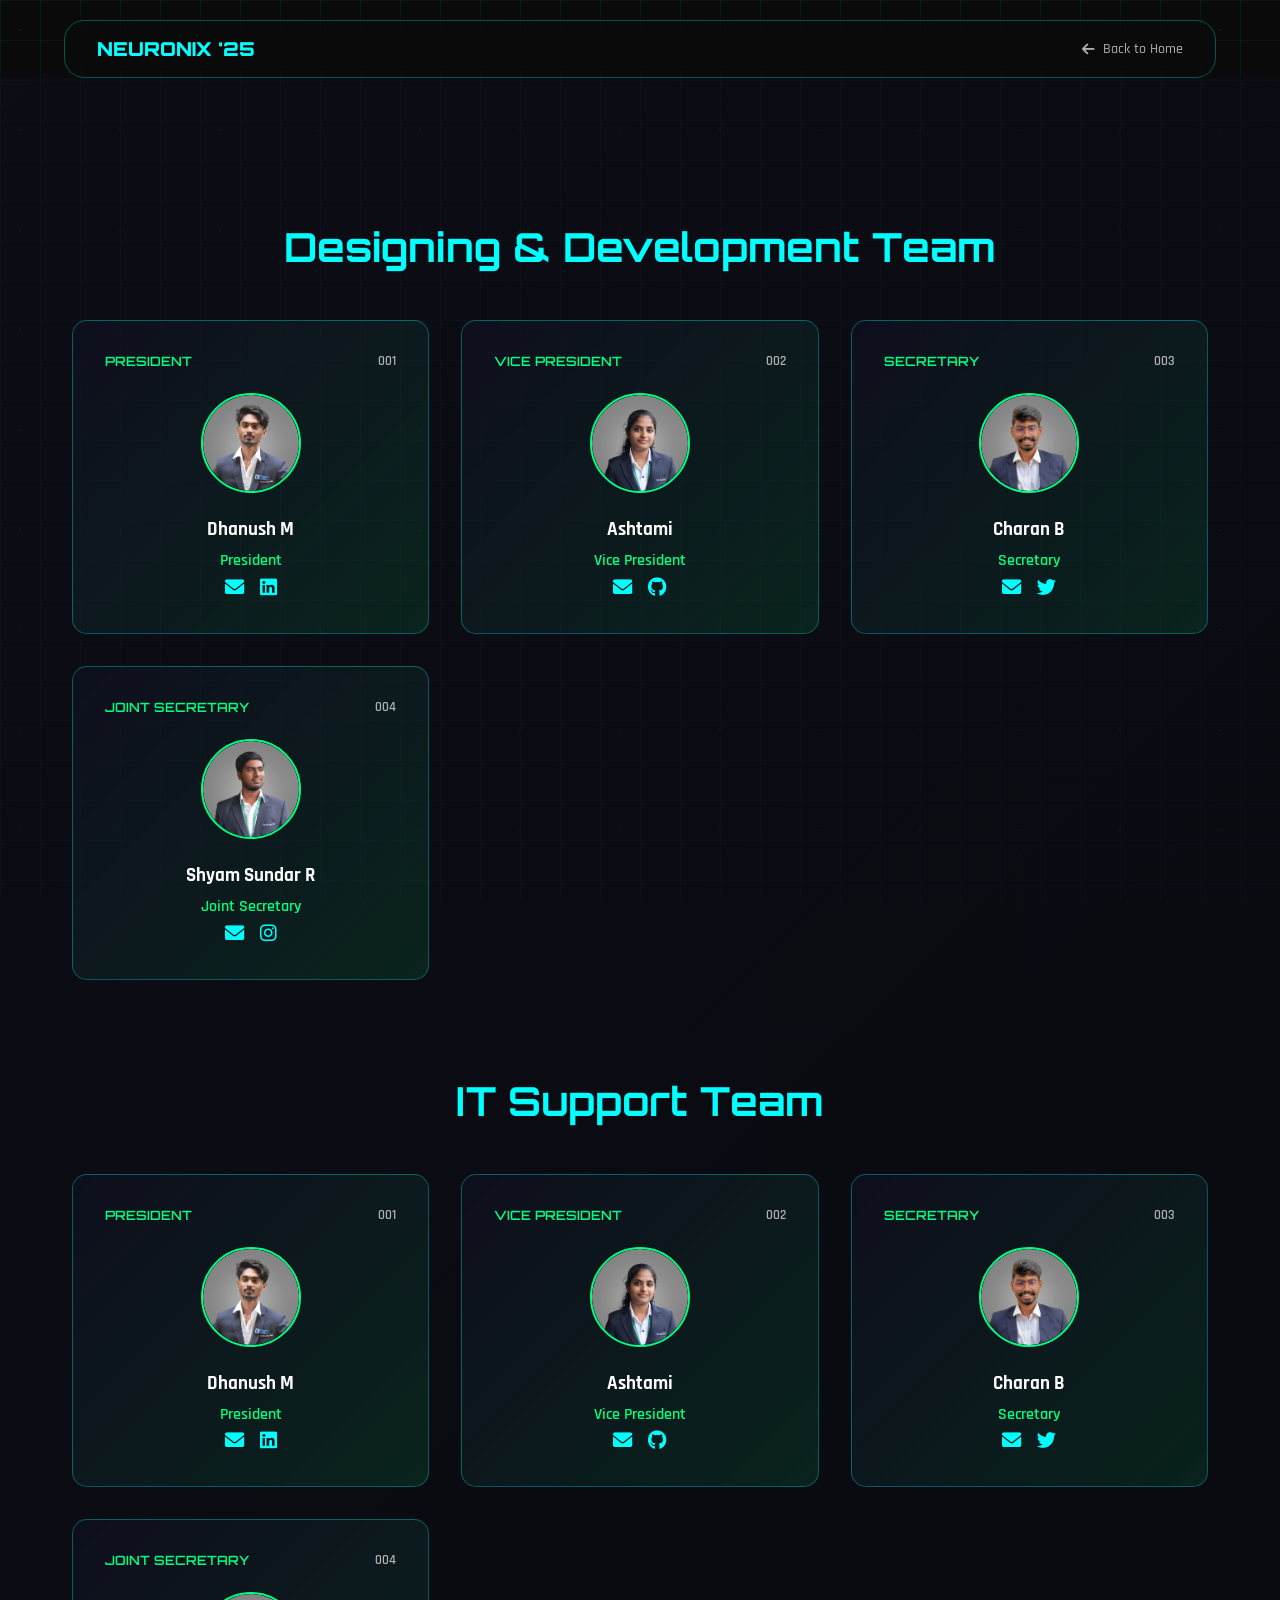
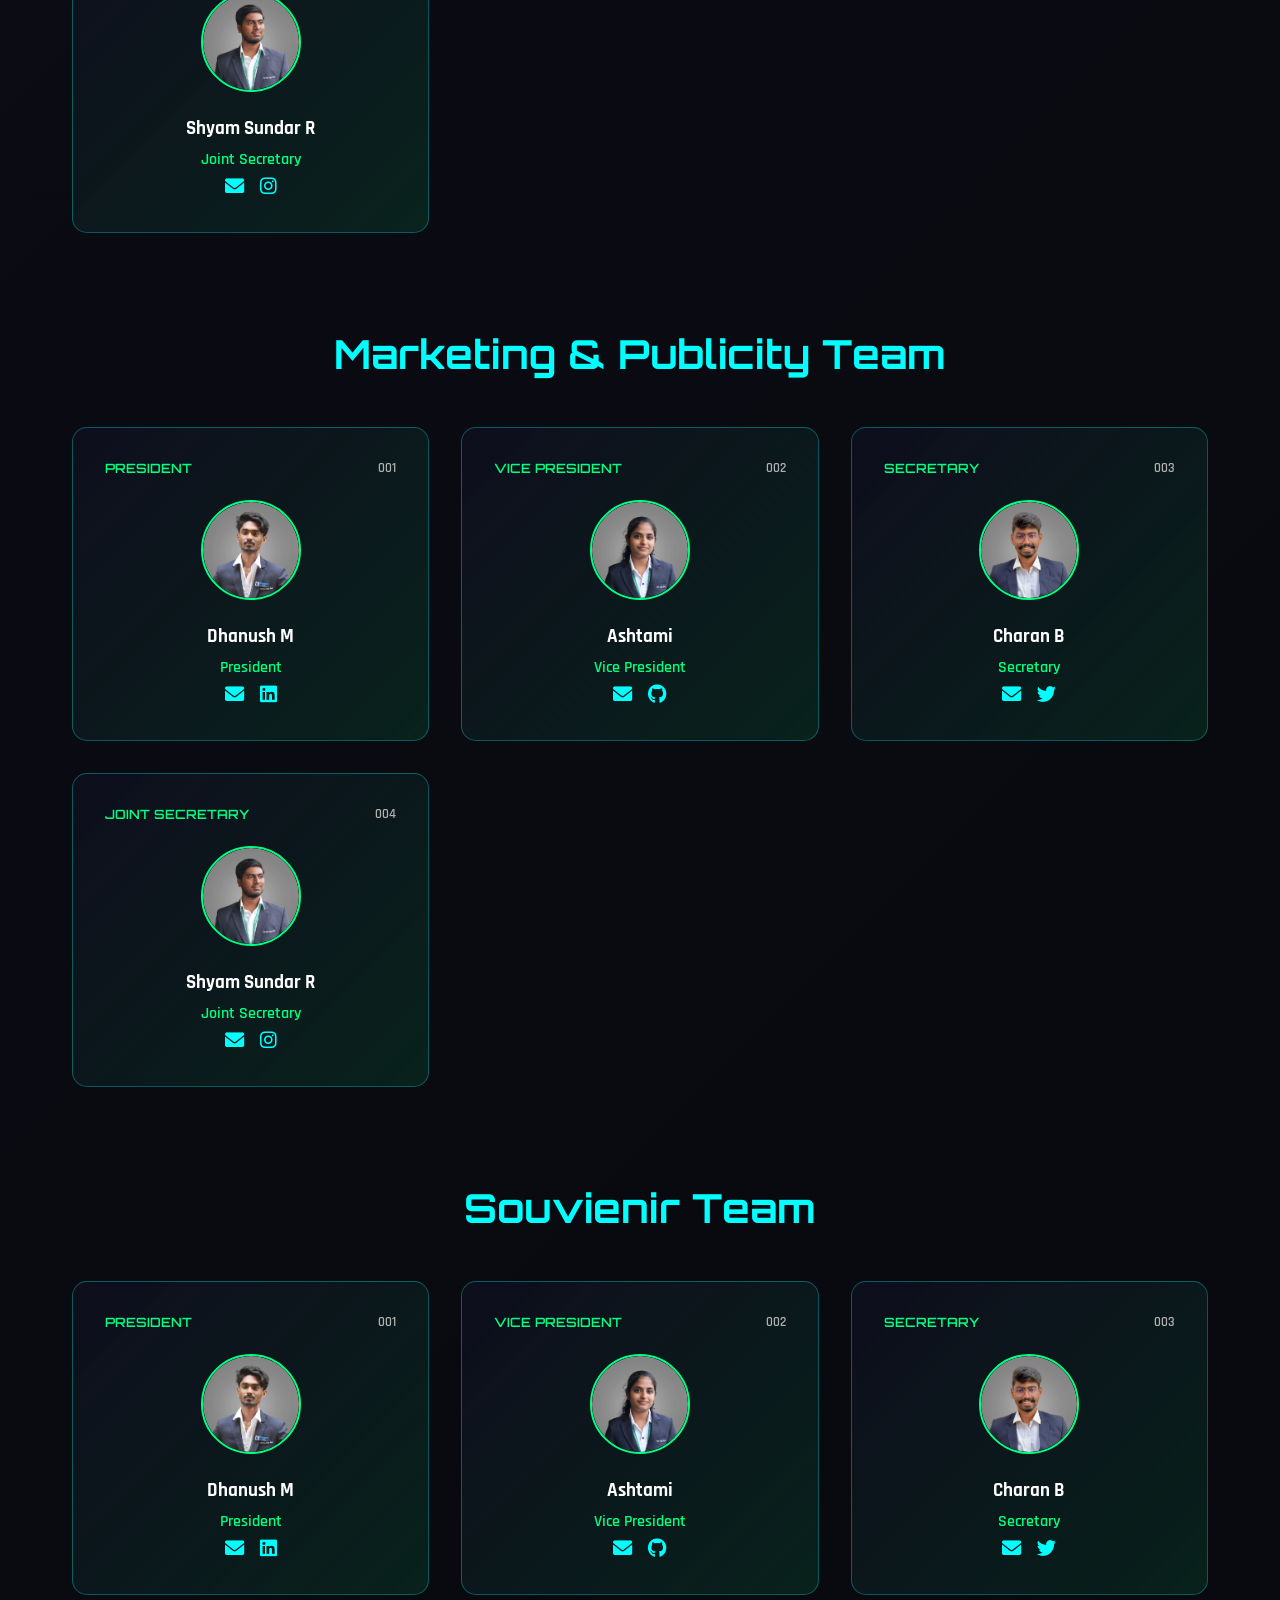
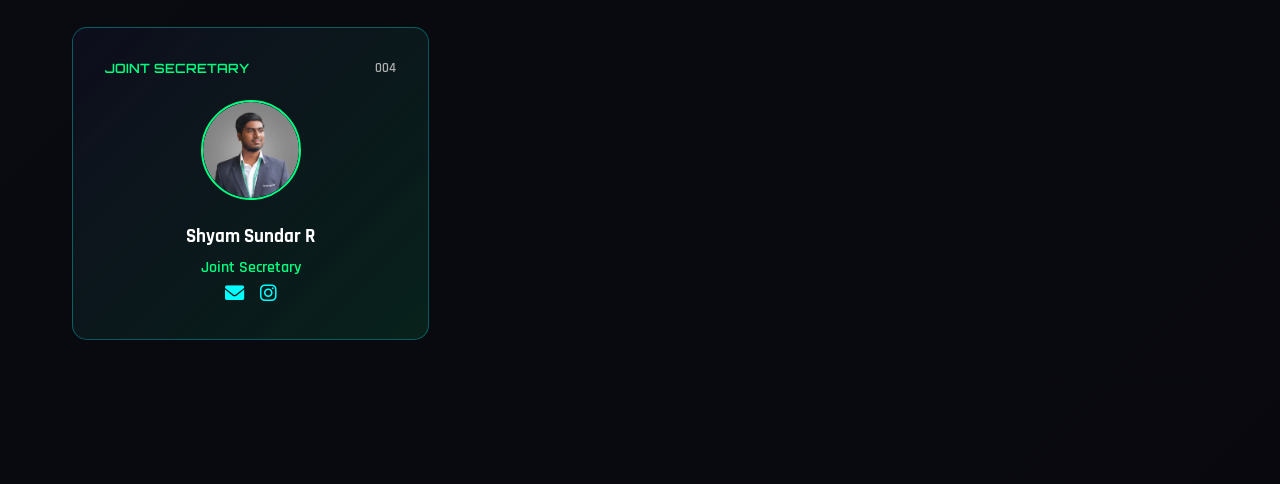
<file: coreteam.html>
<!DOCTYPE html>
<html lang="en">
<head>
  <meta charset="UTF-8" />
  <meta name="viewport" content="width=device-width, initial-scale=1.0"/>
  <title>Our Team - Neuronix '25</title>
  <link href="https://fonts.googleapis.com/css2?family=Orbitron:wght@400;700;900&family=Rajdhani:wght@300;400;500;600;700&display=swap" rel="stylesheet"/>
  <link rel="stylesheet" href="https://cdnjs.cloudflare.com/ajax/libs/font-awesome/6.0.0/css/all.min.css"/>
  <style>
    :root {
      --primary-cyan: #00ffff;
      --electric-blue: #0080ff;
      --neon-purple: #8000ff;
      --neon-green: #00ff80;
      --dark-bg: #0a0a0a;
      --darker-bg: #050505;
      --card-bg: rgba(16, 16, 32, 0.8);
      --border-glow: rgba(0, 255, 255, 0.3);
      --text-primary: #ffffff;
      --text-secondary: #b0b0b0;
      --font-primary: 'Orbitron', monospace;
      --font-secondary: 'Rajdhani', sans-serif;
    }

    * {
      margin: 0;
      padding: 0;
      box-sizing: border-box;
    }

    body {
      font-family: var(--font-secondary);
      background: var(--dark-bg);
      color: var(--text-primary);
      overflow-x: hidden;
    }

    .bg-animation {
      position: fixed;
      top: 0;
      left: 0;
      width: 100%;
      height: 100%;
      z-index: -1;
      pointer-events: none;
      background:
        radial-gradient(circle at 20% 30%, rgba(0, 255, 255, 0.1) 1px, transparent 1px),
        radial-gradient(circle at 80% 70%, rgba(128, 0, 255, 0.1) 1px, transparent 1px),
        linear-gradient(90deg, rgba(0, 255, 255, 0.05) 1px, transparent 1px),
        linear-gradient(rgba(0, 255, 255, 0.05) 1px, transparent 1px);
      background-size: 100px 100px, 150px 150px, 40px 40px, 40px 40px;
      animation: bgPulse 4s ease-in-out infinite;
    }

    @keyframes bgPulse {
      0%, 100% { opacity: 0.3; }
      50% { opacity: 0.7; }
    }

    .navbar {
      position: sticky;
      top: 10px;
      width: 90%;
      left: 5%;
      backdrop-filter: blur(10px);
      border: 1px solid var(--border-glow);
      z-index: 1000;
      padding: 1rem 0;
      margin-top: 20px;
      border-radius: 20px;
    }

    .nav-container {
      max-width: 1200px;
      margin: 0 auto;
      display: flex;
      justify-content: space-between;
      align-items: center;
      padding: 0 2rem;
    }

    .nav-logo {
      font-family: var(--font-primary);
      font-size: 1.2rem;
      font-weight: 900;
      color: var(--primary-cyan);
      text-decoration: none;
    }

    .nav-back {
      color: var(--text-secondary);
      text-decoration: none;
      font-weight: 500;
      transition: all 0.3s ease;
      display: flex;
      font-size: 0.9rem;
      align-items: center;
      gap: 0.5rem;
    }

    .nav-back:hover {
      color: var(--primary-cyan);
      text-shadow: 0 0 10px var(--primary-cyan);
    }

    .team {
      padding: 6rem 0;
      background: linear-gradient(135deg, rgba(16, 16, 32, 0.5), rgba(8, 8, 16, 0.8));
    }

    .container {
      max-width: 1200px;
      margin: 0 auto;
      padding: 3rem 2rem;
    }

    .section-title {
      font-family: var(--font-primary);
      font-size: 2.5rem;
      margin-bottom: 3rem;
      text-align: center;
      color: var(--primary-cyan);
    }

    .team-grid {
      display: grid;
      grid-template-columns: repeat(auto-fit, minmax(280px, 1fr));
      gap: 2rem;
    }

    .team-card {
      background: var(--card-bg);
      border: 1px solid var(--border-glow);
      border-radius: 15px;
      padding: 2rem;
      text-align: center;
      position: relative;
      transition: transform 0.3s ease;
    }

    .team-card:hover {
      transform: translateY(-5px);
      box-shadow: 0 0 15px var(--primary-cyan);
    }

    .access-card {
      background: linear-gradient(135deg, var(--card-bg), rgba(0, 255, 128, 0.1));
    }

    .card-header {
      display: flex;
      justify-content: space-between;
      margin-bottom: 1.5rem;
      font-size: 0.8rem;
      font-weight: 600;
      text-transform: uppercase;
    }

    .clearance-level {
      color: var(--neon-green);
      font-family: var(--font-primary);
    }

    .card-id {
      color: var(--text-secondary);
    }

    .team-avatar {
      width: 100px;
      height: 100px;
      margin: 0 auto 1.5rem;
      border-radius: 50%;
      overflow: hidden;
      border: 2px solid var(--neon-green);
    }

    .team-avatar img {
      width: 100%;
      height: 100%;
      object-fit: cover;
      border-radius: 50%;
    }

    .team-info h3 {
      font-size: 1.2rem;
      margin-bottom: 0.5rem;
      color: var(--text-primary);
    }

    .team-info .role {
      color: var(--neon-green);
      font-weight: 600;
      margin-bottom: 0.3rem;
    }

    .team-info .department {
      color: var(--text-secondary);
      margin-bottom: 1rem;
    }

    .contact-links {
      display: flex;
      gap: 1rem;
      justify-content: center;
    }

    .contact-link {
      color: var(--primary-cyan);
      font-size: 1.2rem;
      transition: all 0.3s ease;
    }

    .contact-link:hover {
      color: var(--neon-green);
      text-shadow: 0 0 10px var(--neon-green);
    }
  </style>
</head>
<body>
  <iframe src="music.html" allow="autoplay" style="display: none;"></iframe>
  <audio id="hoverSound" src="assets/audio/bubble.mp3" preload="auto"></audio>

  <div class="bg-animation"></div>

  <nav class="navbar">
    <div class="nav-container">
      <a href="index.html" class="nav-logo">NEURONIX '25</a>
      <a href="index.html" class="nav-back"><i class="fas fa-arrow-left"></i> Back to Home</a>
    </div>
  </nav>

  <section id="team" class="team">
    <!-- Designing & Development Team -->
    <div class="container">
      <h2 class="section-title">Designing & Development Team</h2>
      <div class="team-grid">

        <!-- Member 1 -->
        <div class="team-card access-card">
          <div class="card-header">
            <span class="clearance-level">PRESIDENT</span>
            <span class="card-id">001</span>
          </div>
          <div class="team-avatar">
            <img src="assets/team/Dhanush.webp" alt="Dhanush M" />
          </div>
          <div class="team-info">
            <h3>Dhanush M</h3>
            <p class="role">President</p>
            <div class="contact-links">
              <a href="#" class="contact-link"><i class="fas fa-envelope"></i></a>
              <a href="#" class="contact-link"><i class="fab fa-linkedin"></i></a>
            </div>
          </div>
        </div>

        <!-- Member 2 -->
        <div class="team-card access-card">
          <div class="card-header">
            <span class="clearance-level">VICE PRESIDENT</span>
            <span class="card-id">002</span>
          </div>
          <div class="team-avatar">
            <img src="assets/team/ashtami.webp" alt="Ashtami" />
          </div>
          <div class="team-info">
            <h3>Ashtami</h3>
            <p class="role">Vice President</p>
            <div class="contact-links">
              <a href="#" class="contact-link"><i class="fas fa-envelope"></i></a>
              <a href="#" class="contact-link"><i class="fab fa-github"></i></a>
            </div>
          </div>
        </div>

        <!-- Member 3 -->
        <div class="team-card access-card">
          <div class="card-header">
            <span class="clearance-level">SECRETARY</span>
            <span class="card-id">003</span>
          </div>
          <div class="team-avatar">
            <img src="assets/team/Charan.webp" alt="Charan B" />
          </div>
          <div class="team-info">
            <h3>Charan B</h3>
            <p class="role">Secretary</p>
            <div class="contact-links">
              <a href="#" class="contact-link"><i class="fas fa-envelope"></i></a>
              <a href="#" class="contact-link"><i class="fab fa-twitter"></i></a>
            </div>
          </div>
        </div>

        <!-- Member 4 -->
        <div class="team-card access-card">
          <div class="card-header">
            <span class="clearance-level">JOINT SECRETARY</span>
            <span class="card-id">004</span>
          </div>
          <div class="team-avatar">
            <img src="assets/team/Shyam Sundar.webp" alt="Shyam Sundar R" />
          </div>
          <div class="team-info">
            <h3>Shyam Sundar R</h3>
            <p class="role">Joint Secretary</p>
            <div class="contact-links">
              <a href="#" class="contact-link"><i class="fas fa-envelope"></i></a>
              <a href="#" class="contact-link"><i class="fab fa-instagram"></i></a>
            </div>
          </div>
        </div>

      </div>
    </div>
    <!-- IT Support Team -->
    <div class="container">
      <h2 class="section-title">IT Support Team</h2>
      <div class="team-grid">

        <!-- Member 1 -->
        <div class="team-card access-card">
          <div class="card-header">
            <span class="clearance-level">PRESIDENT</span>
            <span class="card-id">001</span>
          </div>
          <div class="team-avatar">
            <img src="assets/team/Dhanush.webp" alt="Dhanush M" />
          </div>
          <div class="team-info">
            <h3>Dhanush M</h3>
            <p class="role">President</p>
            <div class="contact-links">
              <a href="#" class="contact-link"><i class="fas fa-envelope"></i></a>
              <a href="#" class="contact-link"><i class="fab fa-linkedin"></i></a>
            </div>
          </div>
        </div>

        <!-- Member 2 -->
        <div class="team-card access-card">
          <div class="card-header">
            <span class="clearance-level">VICE PRESIDENT</span>
            <span class="card-id">002</span>
          </div>
          <div class="team-avatar">
            <img src="assets/team/ashtami.webp" alt="Ashtami" />
          </div>
          <div class="team-info">
            <h3>Ashtami</h3>
            <p class="role">Vice President</p>
            <div class="contact-links">
              <a href="#" class="contact-link"><i class="fas fa-envelope"></i></a>
              <a href="#" class="contact-link"><i class="fab fa-github"></i></a>
            </div>
          </div>
        </div>

        <!-- Member 3 -->
        <div class="team-card access-card">
          <div class="card-header">
            <span class="clearance-level">SECRETARY</span>
            <span class="card-id">003</span>
          </div>
          <div class="team-avatar">
            <img src="assets/team/Charan.webp" alt="Charan B" />
          </div>
          <div class="team-info">
            <h3>Charan B</h3>
            <p class="role">Secretary</p>
            <div class="contact-links">
              <a href="#" class="contact-link"><i class="fas fa-envelope"></i></a>
              <a href="#" class="contact-link"><i class="fab fa-twitter"></i></a>
            </div>
          </div>
        </div>

        <!-- Member 4 -->
        <div class="team-card access-card">
          <div class="card-header">
            <span class="clearance-level">JOINT SECRETARY</span>
            <span class="card-id">004</span>
          </div>
          <div class="team-avatar">
            <img src="assets/team/Shyam Sundar.webp" alt="Shyam Sundar R" />
          </div>
          <div class="team-info">
            <h3>Shyam Sundar R</h3>
            <p class="role">Joint Secretary</p>
            <div class="contact-links">
              <a href="#" class="contact-link"><i class="fas fa-envelope"></i></a>
              <a href="#" class="contact-link"><i class="fab fa-instagram"></i></a>
            </div>
          </div>
        </div>

      </div>
    </div>
    <!-- Marketing & Publicity Team -->
    <div class="container">
      <h2 class="section-title">Marketing & Publicity Team</h2>
      <div class="team-grid">

        <!-- Member 1 -->
        <div class="team-card access-card">
          <div class="card-header">
            <span class="clearance-level">PRESIDENT</span>
            <span class="card-id">001</span>
          </div>
          <div class="team-avatar">
            <img src="assets/team/Dhanush.webp" alt="Dhanush M" />
          </div>
          <div class="team-info">
            <h3>Dhanush M</h3>
            <p class="role">President</p>
            <div class="contact-links">
              <a href="#" class="contact-link"><i class="fas fa-envelope"></i></a>
              <a href="#" class="contact-link"><i class="fab fa-linkedin"></i></a>
            </div>
          </div>
        </div>

        <!-- Member 2 -->
        <div class="team-card access-card">
          <div class="card-header">
            <span class="clearance-level">VICE PRESIDENT</span>
            <span class="card-id">002</span>
          </div>
          <div class="team-avatar">
            <img src="assets/team/ashtami.webp" alt="Ashtami" />
          </div>
          <div class="team-info">
            <h3>Ashtami</h3>
            <p class="role">Vice President</p>
            <div class="contact-links">
              <a href="#" class="contact-link"><i class="fas fa-envelope"></i></a>
              <a href="#" class="contact-link"><i class="fab fa-github"></i></a>
            </div>
          </div>
        </div>

        <!-- Member 3 -->
        <div class="team-card access-card">
          <div class="card-header">
            <span class="clearance-level">SECRETARY</span>
            <span class="card-id">003</span>
          </div>
          <div class="team-avatar">
            <img src="assets/team/Charan.webp" alt="Charan B" />
          </div>
          <div class="team-info">
            <h3>Charan B</h3>
            <p class="role">Secretary</p>
            <div class="contact-links">
              <a href="#" class="contact-link"><i class="fas fa-envelope"></i></a>
              <a href="#" class="contact-link"><i class="fab fa-twitter"></i></a>
            </div>
          </div>
        </div>

        <!-- Member 4 -->
        <div class="team-card access-card">
          <div class="card-header">
            <span class="clearance-level">JOINT SECRETARY</span>
            <span class="card-id">004</span>
          </div>
          <div class="team-avatar">
            <img src="assets/team/Shyam Sundar.webp" alt="Shyam Sundar R" />
          </div>
          <div class="team-info">
            <h3>Shyam Sundar R</h3>
            <p class="role">Joint Secretary</p>
            <div class="contact-links">
              <a href="#" class="contact-link"><i class="fas fa-envelope"></i></a>
              <a href="#" class="contact-link"><i class="fab fa-instagram"></i></a>
            </div>
          </div>
        </div>

      </div>
    </div>
    <!-- Souvienir Team -->
    <div class="container">
      <h2 class="section-title">Souvienir Team</h2>
      <div class="team-grid">

        <!-- Member 1 -->
        <div class="team-card access-card">
          <div class="card-header">
            <span class="clearance-level">PRESIDENT</span>
            <span class="card-id">001</span>
          </div>
          <div class="team-avatar">
            <img src="assets/team/Dhanush.webp" alt="Dhanush M" />
          </div>
          <div class="team-info">
            <h3>Dhanush M</h3>
            <p class="role">President</p>
            <div class="contact-links">
              <a href="#" class="contact-link"><i class="fas fa-envelope"></i></a>
              <a href="#" class="contact-link"><i class="fab fa-linkedin"></i></a>
            </div>
          </div>
        </div>

        <!-- Member 2 -->
        <div class="team-card access-card">
          <div class="card-header">
            <span class="clearance-level">VICE PRESIDENT</span>
            <span class="card-id">002</span>
          </div>
          <div class="team-avatar">
            <img src="assets/team/ashtami.webp" alt="Ashtami" />
          </div>
          <div class="team-info">
            <h3>Ashtami</h3>
            <p class="role">Vice President</p>
            <div class="contact-links">
              <a href="#" class="contact-link"><i class="fas fa-envelope"></i></a>
              <a href="#" class="contact-link"><i class="fab fa-github"></i></a>
            </div>
          </div>
        </div>

        <!-- Member 3 -->
        <div class="team-card access-card">
          <div class="card-header">
            <span class="clearance-level">SECRETARY</span>
            <span class="card-id">003</span>
          </div>
          <div class="team-avatar">
            <img src="assets/team/Charan.webp" alt="Charan B" />
          </div>
          <div class="team-info">
            <h3>Charan B</h3>
            <p class="role">Secretary</p>
            <div class="contact-links">
              <a href="#" class="contact-link"><i class="fas fa-envelope"></i></a>
              <a href="#" class="contact-link"><i class="fab fa-twitter"></i></a>
            </div>
          </div>
        </div>

        <!-- Member 4 -->
        <div class="team-card access-card">
          <div class="card-header">
            <span class="clearance-level">JOINT SECRETARY</span>
            <span class="card-id">004</span>
          </div>
          <div class="team-avatar">
            <img src="assets/team/Shyam Sundar.webp" alt="Shyam Sundar R" />
          </div>
          <div class="team-info">
            <h3>Shyam Sundar R</h3>
            <p class="role">Joint Secretary</p>
            <div class="contact-links">
              <a href="#" class="contact-link"><i class="fas fa-envelope"></i></a>
              <a href="#" class="contact-link"><i class="fab fa-instagram"></i></a>
            </div>
          </div>
        </div>

      </div>
    </div>

  </section>

  <script>
    const hoverSound = document.getElementById("hoverSound");
    document.querySelectorAll(".team-card").forEach(card => {
      card.addEventListener("mouseenter", () => {
        if (hoverSound) {
          hoverSound.currentTime = 0;
          hoverSound.volume = 0.2;
          hoverSound.play().catch(() => {});
        }
      });
    });
  </script>
</body>
</html>
</file>
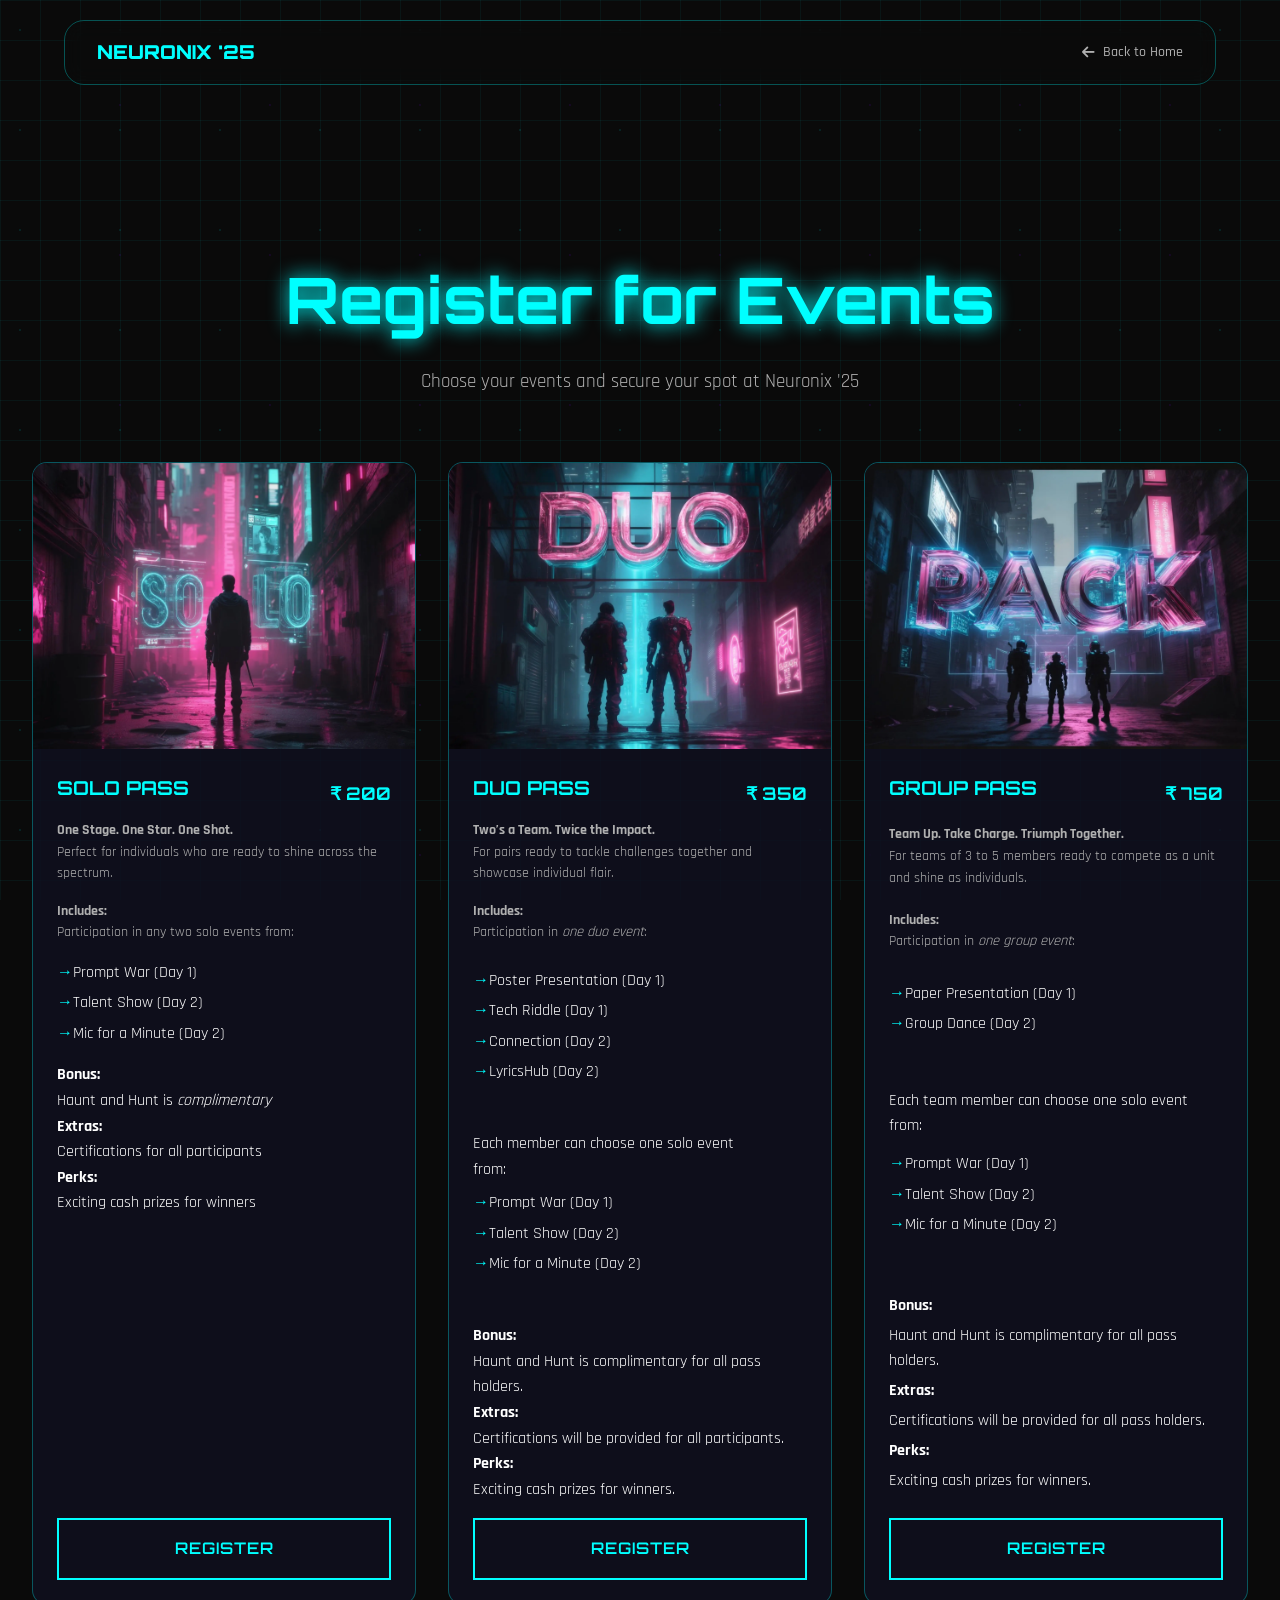
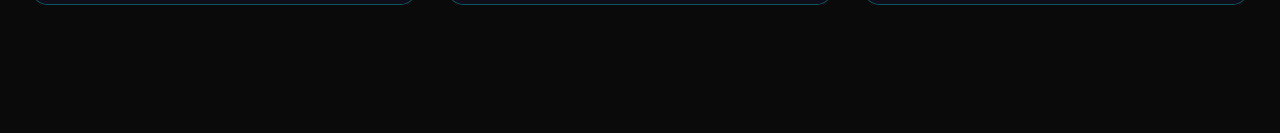
<file: event-register.html>
<!DOCTYPE html>
<html lang="en">
<head>
    <meta charset="UTF-8">
    <meta name="viewport" content="width=device-width, initial-scale=1.0">
    <title>Event Registration - Neuronix '25</title>
    <link href="https://fonts.googleapis.com/css2?family=Orbitron:wght@400;700;900&family=Rajdhani:wght@300;400;500;600;700&display=swap" rel="stylesheet">
    <link rel="stylesheet" href="https://cdnjs.cloudflare.com/ajax/libs/font-awesome/6.0.0/css/all.min.css">
    <style>
        /* CSS Custom Properties for Cyberpunk Theme */
        :root {
            --primary-cyan: #00ffff;
            --electric-blue: #0080ff;
            --neon-purple: #8000ff;
            --neon-green: #00ff80;
            --dark-bg: #0a0a0a;
            --darker-bg: #050505;
            --card-bg: rgba(16, 16, 32, 0.8);
            --border-glow: rgba(0, 255, 255, 0.3);
            --text-primary: #ffffff;
            --text-secondary: #b0b0b0;
            --font-primary: 'Orbitron', monospace;
            --font-secondary: 'Rajdhani', sans-serif;
        }

        /* Reset and Base Styles */
        * {
            margin: 0;
            padding: 0;
            box-sizing: border-box;
        }

        body {
            font-family: var(--font-secondary);
            background: var(--dark-bg);
            color: var(--text-primary);
            line-height: 1.6;
            overflow-x: hidden;
            min-height: 100vh;
        }

        /* Background Animation */
        .bg-animation {
            position: fixed;
            top: 0;
            left: 0;
            width: 100%;
            height: 100%;
            z-index: -1;
            pointer-events: none;
            background: 
                radial-gradient(circle at 20% 30%, rgba(0, 255, 255, 0.1) 1px, transparent 1px),
                radial-gradient(circle at 80% 70%, rgba(128, 0, 255, 0.1) 1px, transparent 1px),
                linear-gradient(90deg, rgba(0, 255, 255, 0.05) 1px, transparent 1px),
                linear-gradient(rgba(0, 255, 255, 0.05) 1px, transparent 1px);
            background-size: 100px 100px, 150px 150px, 40px 40px, 40px 40px;
            animation: bgPulse 4s ease-in-out infinite;
        }

        @keyframes bgPulse {
            0%, 100% { opacity: 0.3; }
            50% { opacity: 0.7; }
        }

        /* Navigation Bar */
        .navbar {
            /* position: fixed;
            top: 0;
            width: 100%;
            background: rgba(10, 10, 10, 0.95);
            backdrop-filter: blur(10px);
            border-bottom: 1px solid var(--border-glow);
            z-index: 1000;
            padding: 1rem 0; */
            position: absolute;
            position: sticky;
            top: 10px;
            width: 90%;
            left: 5%;
            backdrop-filter: blur(10px);
            -webkit-backdrop-filter: blur(10px);
            border: 1px solid var(--border-glow);
            z-index: 1000;
            padding: 1rem 0;
            margin-top: 20px;
            border-radius: 20px;
        }

        .nav-container {
            max-width: 1200px;
            margin: 0 auto;
            display: flex;
            justify-content: space-between;
            align-items: center;
            padding: 0 2rem;
        }

        .nav-logo {
            font-family: var(--font-primary);
            font-size: 1.2rem;
            font-weight: 900;
            color: var(--primary-cyan);
            text-decoration: none;
        }

        .nav-back {
            color: var(--text-secondary);
            text-decoration: none;
            font-weight: 500;
            transition: all 0.3s ease;
            display: flex;
            font-size: 0.9rem;
            align-items: center;
            gap: 0.5rem;
        }

        .nav-back:hover {
            color: var(--primary-cyan);
            text-shadow: 0 0 10px var(--primary-cyan);
        }

        /* Main Content */
        .main-content {
            padding-top: 100px;
            min-height: 100vh;
        }

        .event-register-section {
            padding: 4rem 2rem;
            max-width: 1400px;
            margin: 0 auto;
        }

        .page-title {
            text-align: center;
            font-family: var(--font-primary);
            font-size: clamp(2.5rem, 6vw, 4rem);
            color: var(--primary-cyan);
            margin-bottom: 1rem;
            text-shadow: 0 0 20px var(--primary-cyan);
        }

        .page-subtitle {
            text-align: center;
            font-size: 1.2rem;
            color: var(--text-secondary);
            margin-bottom: 4rem;
        }

        /* Event Grid */
        .events-grid {
            display: grid;
            grid-template-columns: repeat(auto-fit, minmax(300px, 1fr));
            gap: 2rem;
            margin-bottom: 4rem;
        }

        /* Event Card */
        .event-card {
            display: flex;
    flex-direction: column;

            background: var(--card-bg);
            border: 1px solid var(--border-glow);
            border-radius: 15px;
            overflow: hidden;
            transition: all 0.3s ease;
            position: relative;
        }

        .event-card:hover {
            transform: translateY(-10px) scale(1.02);
            box-shadow: 0 20px 40px rgba(0, 255, 255, 0.3);
            border-color: var(--primary-cyan);
        }

        .event-card::before {
            content: '';
            position: absolute;
            top: 0;
            left: 0;
            right: 0;
            bottom: 0;
            background: linear-gradient(135deg, transparent, rgba(0, 255, 255, 0.1), transparent);
            opacity: 0;
            transition: opacity 0.3s ease;
            pointer-events: none;
        }

        .event-card:hover::before {
            opacity: 1;
        }

        .event-image {
            width: 100%;
            /* height: 250px; */
            background: linear-gradient(135deg, var(--neon-purple), var(--primary-cyan));
            display: flex;
            align-items: center;
            justify-content: center;
            color: var(--text-primary);
            font-size: 4rem;
            position: relative;
            overflow: hidden;
        }

        .event-image img {
            width: 100%;
            height: 100%;
            object-fit: cover;
            transition: transform 0.3s ease;
        }

        .event-card:hover .event-image img {
            transform: scale(1.1);
        }

        .event-placeholder {
            background: linear-gradient(135deg, var(--neon-purple), var(--primary-cyan), var(--neon-green));
            background-size: 400% 400%;
            animation: gradientShift 3s ease-in-out infinite;
        }

        @keyframes gradientShift {
            0%, 100% { background-position: 0% 50%; }
            50% { background-position: 100% 50%; }
        }

        .event-info {
            display: flex;
            flex-direction: column;
            justify-content: space-between;
            flex: 1;
            padding: 1.5rem;
        }
        .event-content {
            flex-grow: 1;
        }
        .event-title-row {
            display: flex;
            justify-content: space-between;
            align-items: center;
            margin-bottom: 0.5rem;
        }
        .event-title {
            font-family: var(--font-primary);
            font-size: 1.2rem;
            color: var(--primary-cyan);
            margin-bottom: 0.5rem;
        }

        .event-price {
            font-family: var(--font-primary);
            font-size: 1.1rem;
            color: var(--primary-cyan);
            font-weight: bold;
        }

        .event-description {
            color: var(--text-secondary);
            font-size: 0.9rem;
            margin-bottom: 1rem;
            line-height: 1.5;
        }
        

        .event-description-list {
            list-style: none;
            padding-left: 0;
            margin-top: 0.5rem;
            margin-bottom: 1rem;
        }

        .event-description-list li {
            margin-bottom: 0.3rem;
            padding-left: 1rem;
            position: relative;
        }

        .event-description-list li::before {
            content: "→";
            position: absolute;
            left: 0;
            color: var(--primary-cyan);
        }

        /* Register Button */
        .register-btn {
            width: 100%;
            padding: 1rem;
            background: transparent;
            border: 2px solid var(--primary-cyan);
            color: var(--primary-cyan);
            font-family: var(--font-primary);
            font-weight: 600;
            text-transform: uppercase;
            letter-spacing: 1px;
            cursor: pointer;
            position: relative;
            overflow: hidden;
            transition: all 0.3s ease;
            text-decoration: none;
            display: block;
            text-align: center;
            margin-top: 1rem;
        }

        .register-btn:hover {
            color: var(--dark-bg);
            box-shadow: 0 0 20px var(--primary-cyan);
            text-shadow: none;
        }

        .register-btn::before {
            content: '';
            position: absolute;
            top: 0;
            left: -100%;
            width: 100%;
            height: 100%;
            background: linear-gradient(90deg, transparent, var(--primary-cyan), transparent);
            transition: left 0.5s ease;
        }

        .register-btn:hover::before {
            left: 100%;
        }

        .register-btn::after {
            content: '';
            position: absolute;
            top: 0;
            left: 0;
            width: 100%;
            height: 100%;
            background: var(--primary-cyan);
            z-index: -1;
            transform: scaleX(0);
            transform-origin: left;
            transition: transform 0.3s ease;
        }

        .register-btn:hover::after {
            transform: scaleX(1);
        }

        /* Responsive Design */
        @media (max-width: 768px) {
            .events-grid {
                grid-template-columns: 1fr;
                gap: 1.5rem;
            }

            .page-title {
                font-size: 2.5rem;
            }

            .event-register-section {
                padding: 2rem 1rem;
            }

            .nav-container {
                padding: 0 1rem;
            }
        }

        @media (min-width: 769px) and (max-width: 1024px) {
            .events-grid {
                grid-template-columns: repeat(2, 1fr);
            }
        }

        @media (min-width: 1025px) {
            .events-grid {
                grid-template-columns: repeat(3, 1fr);
            }
        }

        /* @media (min-width: 1400px) {
            .events-grid {
                grid-template-columns: repeat(4, 1fr);
            }
        } */

        /* Additional Animations */
        .event-card {
            animation: fadeInUp 0.6s ease-out;
        }

        .event-card:nth-child(1) { animation-delay: 0.1s; }
        .event-card:nth-child(2) { animation-delay: 0.2s; }
        .event-card:nth-child(3) { animation-delay: 0.3s; }
        .event-card:nth-child(4) { animation-delay: 0.4s; }
        .event-card:nth-child(5) { animation-delay: 0.5s; }
        .event-card:nth-child(6) { animation-delay: 0.6s; }
        .event-card:nth-child(7) { animation-delay: 0.7s; }
        .event-card:nth-child(8) { animation-delay: 0.8s; }
        .event-card:nth-child(9) { animation-delay: 0.9s; }
        .event-card:nth-child(10) { animation-delay: 1.0s; }

        @keyframes fadeInUp {
            from {
                opacity: 0;
                transform: translateY(30px);
            }
            to {
                opacity: 1;
                transform: translateY(0);
            }
        }


    </style>
</head>
<body>
    <iframe src="music.html" allow="autoplay" style="display: none;"></iframe>
    <audio id="hoverSound" src="assets/audio/bubble.mp3" preload="auto"></audio>

    <!-- Background Animation -->
    <div class="bg-animation"></div>

    <!-- Navigation -->
    <nav class="navbar">
        <div class="nav-container">
            <a href="index.html" class="nav-logo ">
                NEURONIX '25
                <!-- <img src="assets/image/logo.png" alt="" width="150px"> -->
            </a>
            <a href="index.html" class="nav-back">
                <i class="fas fa-arrow-left"></i>
                Back to Home
            </a>
        </div>
    </nav>

    <!-- Main Content -->
    <main class="main-content">
        <section class="event-register-section">
            <h1 class="page-title">Register for Events</h1>
            <p class="page-subtitle">Choose your events and secure your spot at Neuronix '25</p>

            <div class="events-grid">
                <!-- Event Card 1 -->
                <div class="event-card">
                    <div class="event-image event-placeholder">
                        <img src="assets/image/1/solo.webp" alt="Solo Pass">
                    </div>
                    <div class="event-info">
                        <div class="event-content">
                            <div class="event-title-row">
                                <h3 class="event-title">SOLO PASS</h3>
                                <span class="event-price">₹ 200</span>
                            </div>
                            <p class="event-description">
                                <strong>One Stage. One Star. One Shot.</strong><br>
                                Perfect for individuals who are ready to shine across the spectrum.
                            </p>
                            <p class="event-description">
                            <strong>Includes:</strong><br>

                                Participation in any two solo events from:
                                <ul class="event-description-list">
                                    <li>Prompt War (Day 1)</li>
                                    <li>Talent Show (Day 2)</li>
                                    <li>Mic for a Minute (Day 2)</li>
                                </ul>
                                <strong>Bonus:</strong> <br> Haunt and Hunt is <em>complimentary</em><br>
                                <strong>Extras:</strong> <br> Certifications for all participants<br>
                                <strong>Perks:</strong> <br>Exciting cash prizes for winners
                            </p>
                        </div>
                        <a href="https://docs.google.com/forms/d/e/1FAIpQLScDPmtTOeiL_0HF9el4b2gYz-6DaLyHuUqFEt3wPKlmzlTS9A/viewform?usp=dialog" target="_blank" class="register-btn">Register</a>
                    </div>
                </div>



                <!-- Event Card 2 -->
                <div class="event-card">
                    <div class="event-image event-placeholder">
                        <img src="assets/image/1/duo.webp" alt="Duo Pass">
                    </div>
                    <div class="event-info">
                        <div class="event-title-row">
                                <h3 class="event-title">DUO PASS</h3>
                                <span class="event-price">₹ 350</span>
                        </div>
                        <p class="event-description">
                            <strong>Two’s a Team. Twice the Impact.</strong><br>
                            For pairs ready to tackle challenges together and showcase individual flair.
                        </p>
                        <p class="event-description">
                            <strong>Includes:</strong><br>
                            Participation in <em>one duo event</em>:
                            <ul class="event-description-list">
                                <li> Poster Presentation (Day 1)</li>
                                <li> Tech Riddle (Day 1)</li>
                                <li> Connection (Day 2)</li>
                                <li> LyricsHub (Day 2)</li>
                            </ul>
                            <br>
                            Each member can choose one solo event <br> from:
                            <ul class="event-description-list">
                                <li> Prompt War (Day 1)</li>
                                <li> Talent Show (Day 2)</li>
                                <li> Mic for a Minute (Day 2)</li>
                            </ul>
                            <br>
                            <strong>Bonus:</strong> Haunt and Hunt is complimentary for all pass holders.<br>
                            <strong>Extras:</strong> Certifications will be provided for all participants.<br>
                            <strong>Perks:</strong> Exciting cash prizes for winners.
                        </p>
                        <a href="https://docs.google.com/forms/d/e/1FAIpQLSfxlf_Uzuu_Go874bfV0gD76E8JhsPLPfepCSWhLpuZl6uqGA/viewform?usp=dialog" target="_blank" class="register-btn">Register</a>
                    </div>
                </div>



                <!-- Event Card 3 -->
                <div class="event-card">
                    <div class="event-image event-placeholder">
                        <img src="assets/image/1/pack.webp" alt="Group Pass">
                    </div>
                    <div class="event-info">
                        <div class="event-title-row">
                                <h3 class="event-title">GROUP PASS</h3>
                                <span class="event-price">₹ 750</span>
                            </div>
                        <p class="event-description">
                            <strong>Team Up. Take Charge. Triumph Together.</strong><br>
                            For teams of 3 to 5 members ready to compete as a unit and shine as individuals.
                        </p>
                        <p class="event-description">
                            <strong>Includes:</strong><br>
                            Participation in <em>one group event</em>:
                            <ul class="event-description-list">
                                <li> Paper Presentation (Day 1)</li>
                                <li> Group Dance (Day 2)</li>
                            </ul>
                            <br>
                            Each team member can choose one solo event from:
                            <ul class="event-description-list">
                                <li> Prompt War (Day 1)</li>
                                <li> Talent Show (Day 2)</li>
                                <li> Mic for a Minute (Day 2)</li>
                            </ul>
                            <br>
                            <strong>Bonus:</strong> Haunt and Hunt is complimentary for all pass holders.<br>
                            <strong>Extras:</strong> Certifications will be provided for all pass holders.<br>
                            <strong>Perks:</strong> Exciting cash prizes for winners.
                        </p>
                        <a href="https://docs.google.com/forms/d/e/1FAIpQLSeC7R35BqlDrLmJDz_2NF1g5pAliZMxmkLrBjA001-ItAM2Vg/viewform?usp=dialog" target="_blank" class="register-btn">Register</a>
                    </div>
                </div>


                <!-- Event Card 4 -->
                <!-- <div class="event-card">
                    <div class="event-image event-placeholder">
                        <i class="fas fa-code"></i>
                    </div>
                    <div class="event-info">
                        <h3 class="event-title">Coding Challenge</h3>
                        <p class="event-description">Competitive programming challenge focusing on algorithm optimization and AI problem-solving techniques.</p>
                        <a href="https://forms.google.com/sample-coding-form" target="_blank" class="register-btn">Register</a>
                    </div>
                </div> -->

                <!-- Event Card 5 -->
                <!-- <div class="event-card">
                    <div class="event-image event-placeholder">
                        <i class="fas fa-graduation-cap"></i>
                    </div>
                    <div class="event-info">
                        <h3 class="event-title">Research Symposium</h3>
                        <p class="event-description">Academic research presentations and poster sessions showcasing innovative AI research projects.</p>
                        <a href="https://forms.google.com/sample-research-form" target="_blank" class="register-btn">Register</a>
                    </div>
                </div> -->

                <!-- Event Card 6 -->
                <!-- <div class="event-card">
                    <div class="event-image event-placeholder">
                        <i class="fas fa-users"></i>
                    </div>
                    <div class="event-info">
                        <h3 class="event-title">Panel Discussion</h3>
                        <p class="event-description">Expert panel discussing AI ethics, societal impact, and the future of human-AI collaboration.</p>
                        <a href="https://forms.google.com/sample-panel-form" target="_blank" class="register-btn">Register</a>
                    </div>
                </div> -->

                <!-- Event Card 7 -->
                <!-- <div class="event-card">
                    <div class="event-image event-placeholder">
                        <i class="fas fa-trophy"></i>
                    </div>
                    <div class="event-info">
                        <h3 class="event-title">Project Showcase</h3>
                        <p class="event-description">Innovation competition featuring student and professional AI projects with exciting prizes.</p>
                        <a href="https://forms.google.com/sample-showcase-form" target="_blank" class="register-btn">Register</a>
                    </div>
                </div> -->

                <!-- Event Card 8 -->
                <!-- <div class="event-card">
                    <div class="event-image event-placeholder">
                        <i class="fas fa-network-wired"></i>
                    </div>
                    <div class="event-info">
                        <h3 class="event-title">Networking Session</h3>
                        <p class="event-description">Professional networking opportunities with industry experts, researchers, and fellow participants.</p>
                        <a href="https://forms.google.com/sample-networking-form" target="_blank" class="register-btn">Register</a>
                    </div>
                </div> -->

                <!-- Event Card 9 -->
                <!-- <div class="event-card">
                    <div class="event-image event-placeholder">
                        <i class="fas fa-lightbulb"></i>
                    </div>
                    <div class="event-info">
                        <h3 class="event-title">Innovation Lab</h3>
                        <p class="event-description">Hands-on innovation laboratory where participants can experiment with cutting-edge AI tools and technologies.</p>
                        <a href="https://forms.google.com/sample-innovation-form" target="_blank" class="register-btn">Register</a>
                    </div>
                </div> -->

                <!-- Event Card 10 -->
                <!-- <div class="event-card">
                    <div class="event-image event-placeholder">
                        <i class="fas fa-certificate"></i>
                    </div>
                    <div class="event-info">
                        <h3 class="event-title">Certification Workshop</h3>
                        <p class="event-description">Professional certification workshop covering industry-standard AI and machine learning practices.</p>
                        <a href="https://forms.google.com/sample-certification-form" target="_blank" class="register-btn">Register</a>
                    </div>
                </div> -->
            </div>
        </section>
    </main>

    <script>
    const hoverSound = document.getElementById("hoverSound");

    document.querySelectorAll(".event-card").forEach(card => {
        card.addEventListener("mouseenter", () => {
            if (hoverSound) {
                hoverSound.currentTime = 0;
                hoverSound.volume = 0.2; // very low volume
                hoverSound.play().catch(() => {}); // Avoid error if autoplay blocked
            }
        });
    });
</script>

</body>
</html>
</file>
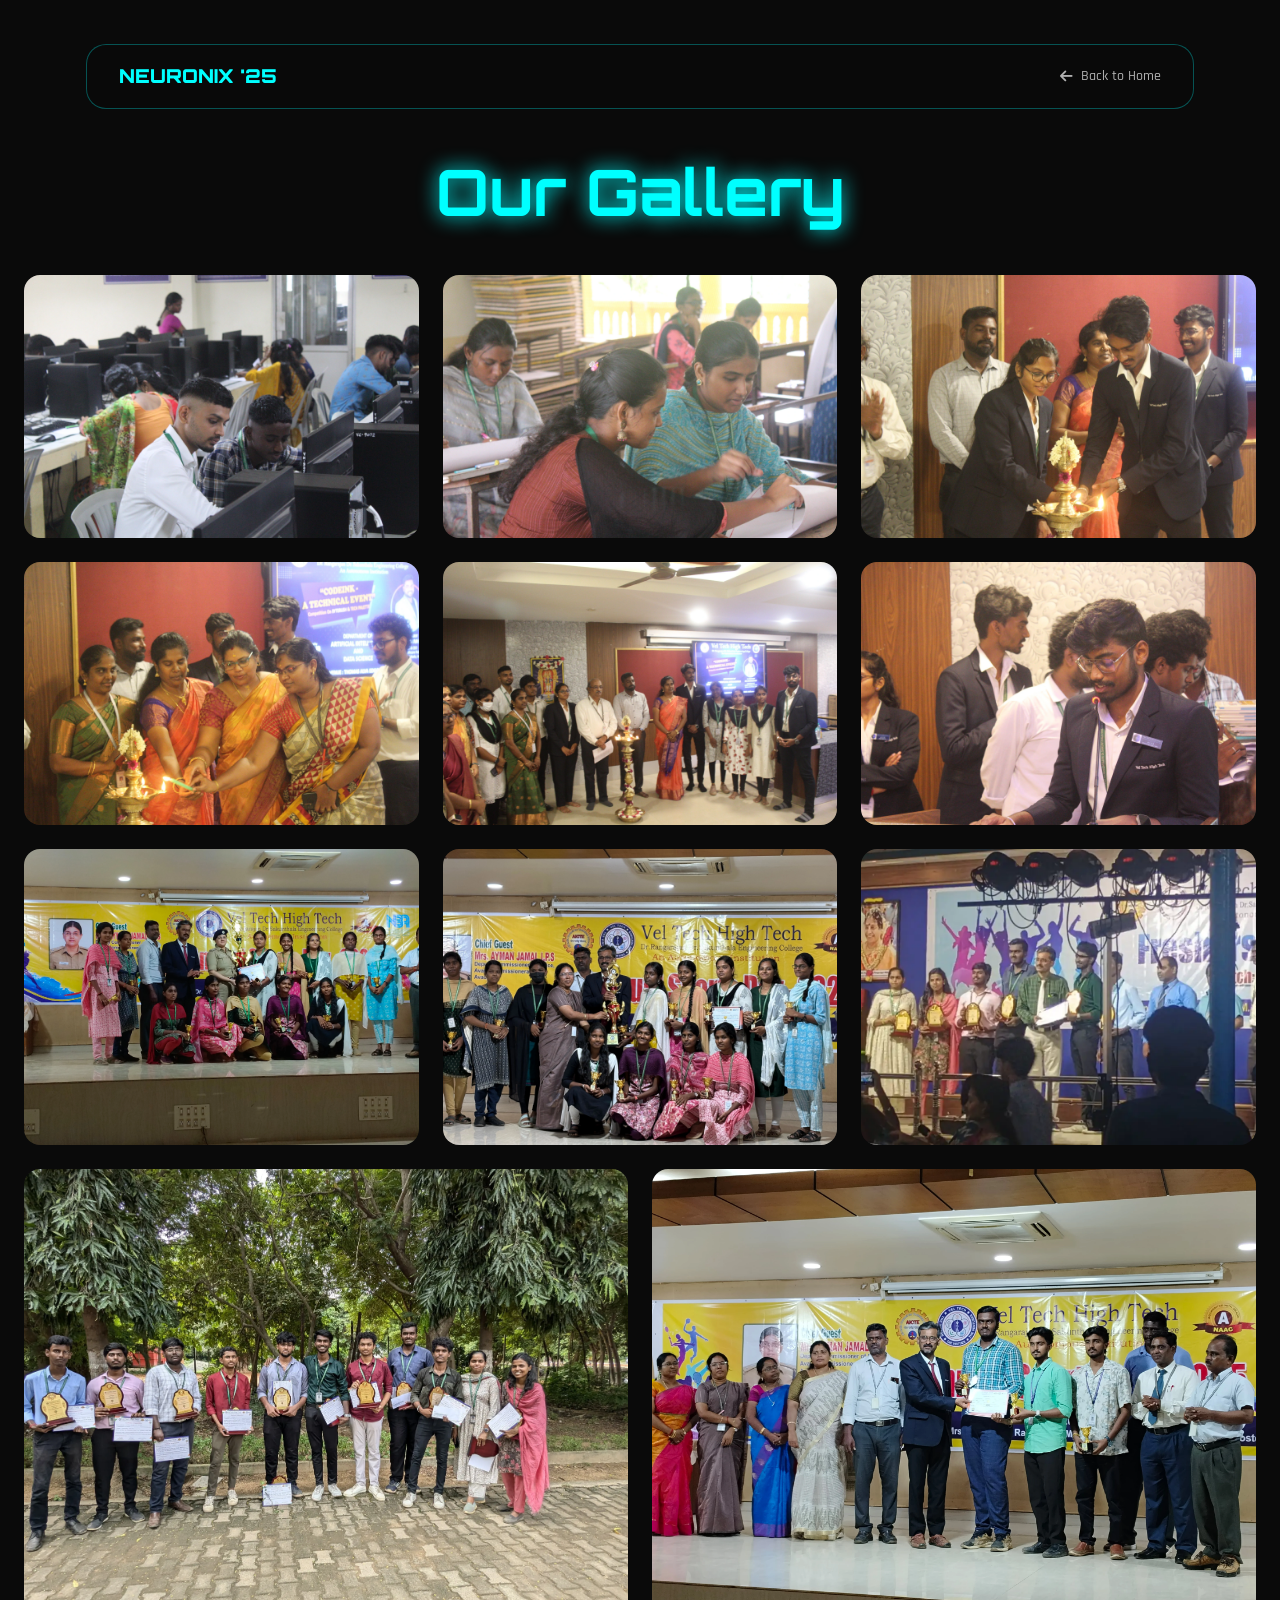
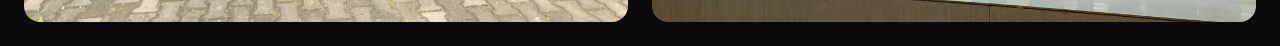
<file: gallery.html>
<!DOCTYPE html>
<html lang="en">
<head>
  <meta charset="UTF-8" />
  <meta name="viewport" content="width=device-width, initial-scale=1.0"/>
  <title>Event Registration - Neuronix '25</title>
  <link href="https://fonts.googleapis.com/css2?family=Orbitron:wght@400;700;900&family=Rajdhani:wght@300;400;500;600;700&display=swap" rel="stylesheet">
  <link rel="stylesheet" href="https://cdnjs.cloudflare.com/ajax/libs/font-awesome/6.0.0/css/all.min.css">

  <style>
    /* Cyberpunk Theme Variables */
    :root {
      --primary-cyan: #00ffff;
      --electric-blue: #0080ff;
      --neon-purple: #8000ff;
      --neon-green: #00ff80;
      --dark-bg: #0a0a0a;
      --darker-bg: #050505;
      --card-bg: rgba(16, 16, 32, 0.8);
      --border-glow: rgba(0, 255, 255, 0.3);
      --text-primary: #ffffff;
      --text-secondary: #b0b0b0;
      --font-primary: 'Orbitron', monospace;
      --font-secondary: 'Rajdhani', sans-serif;
      --spacing: 24px;
    }

    /* Reset */
    * {
      margin: 0;
      padding: 0;
      box-sizing: border-box;
    }

    body {
      font-family: var(--font-secondary);
      background: var(--dark-bg);
      color: var(--text-primary);
      line-height: 1.6;
      overflow-x: hidden;
      min-height: 100vh;
      padding: var(--spacing);
    }

    /* Navbar */
    .navbar {
      position: sticky;
      top: 10px;
      width: 90%;
      left: 5%;
      backdrop-filter: blur(10px);
      -webkit-backdrop-filter: blur(10px);
      border: 1px solid var(--border-glow);
      z-index: 1000;
      padding: 1rem 0;
      margin: 20px auto;
      border-radius: 20px;
      background: rgba(10, 10, 10, 0.95);
    }

    .nav-container {
      max-width: 1200px;
      margin: 0 auto;
      display: flex;
      justify-content: space-between;
      align-items: center;
      padding: 0 2rem;
    }

    .nav-logo {
      font-family: var(--font-primary);
      font-size: 1.2rem;
      font-weight: 900;
      color: var(--primary-cyan);
      text-decoration: none;
    }

    .nav-back {
      color: var(--text-secondary);
      text-decoration: none;
      font-weight: 500;
      transition: all 0.3s ease;
      display: flex;
      font-size: 0.9rem;
      align-items: center;
      gap: 0.5rem;
    }

    .nav-back:hover {
      color: var(--primary-cyan);
      text-shadow: 0 0 10px var(--primary-cyan);
    }
     .page-title {
            text-align: center;
            font-family: var(--font-primary);
            font-size: clamp(2.5rem, 6vw, 4rem);
            color: var(--primary-cyan);
            /* margin-bottom: 1rem; */
            text-shadow: 0 0 20px var(--primary-cyan);
            margin: 2rem auto 1.5rem auto;
            display: block;
            max-width: 1000px;
        }

    /* Gallery Section */
    .c-gallery {
      display: flex;
      flex-wrap: wrap;
      gap: var(--spacing);
      margin-top: 2rem;
    }

    .c-gallery__item {
      width: calc(33.333% - var(--spacing));
      flex-grow: 1;
      min-height: 120px;
    }

    .c-gallery__item img {
      display: block;
      width: 100%;
      height: 100%;
      object-fit: cover;
      border-radius: 16px;
      transition: transform 0.3s ease;
    }

    .c-gallery__item img:hover {
      transform: scale(1.05);
      box-shadow: 0 0 15px var(--primary-cyan);
    }

    @media (max-width: 768px) {
      .c-gallery__item {
        width: calc(50% - var(--spacing));
      }
    }

    @media (max-width: 480px) {
      .c-gallery__item {
        width: 100%;
      }
    }
  </style>
</head>
<body>

  <!-- Background Music (Hidden Autoplay) -->
  <iframe src="music.html" allow="autoplay" style="display: none;"></iframe>
  <audio id="hoverSound" src="assets/audio/bubble.mp3" preload="auto"></audio>

  <!-- Navbar -->
  <nav class="navbar">
    <div class="nav-container">
      <a href="index.html" class="nav-logo">NEURONIX '25</a>
      <a href="index.html" class="nav-back">
        <i class="fas fa-arrow-left"></i> Back to Home
      </a>
    </div>
  </nav>

  <!-- Main Gallery -->
  <main>
        <h1 class="page-title">Our Gallery</h1>

    <section class="c-gallery">
      <div class="c-gallery__item">
        <img src="assets/gallery/1.webp" alt="Gallery Image 1">
      </div>
      <div class="c-gallery__item">
        <img src="assets/gallery/2.webp" alt="Gallery Image 2">
      </div>
      <div class="c-gallery__item">
        <img src="assets/gallery/3.webp" alt="Gallery Image 3">
      </div>
      <div class="c-gallery__item">
        <img src="assets/gallery/4.webp" alt="Gallery Image 4">
      </div>
      <div class="c-gallery__item">
        <img src="assets/gallery/5.webp" alt="Gallery Image 5">
      </div>
      <div class="c-gallery__item">
        <img src="assets/gallery/6.webp" alt="Gallery Image 6">
      </div>
      <div class="c-gallery__item">
        <img src="assets/gallery/7.webp" alt="Gallery Image 7">
      </div>
      <div class="c-gallery__item">
        <img src="assets/gallery/8.webp" alt="Gallery Image 8">
      </div>
      <div class="c-gallery__item">
        <img src="assets/gallery/9.webp" alt="Gallery Image 9">
      </div>
      <div class="c-gallery__item">
        <img src="assets/gallery/10.webp" alt="Gallery Image 10">
      </div>
      <div class="c-gallery__item">
        <img src="assets/gallery/11.webp" alt="Gallery Image 11">
      </div>
    </section>
  </main>
</body>
</html>
</file>
